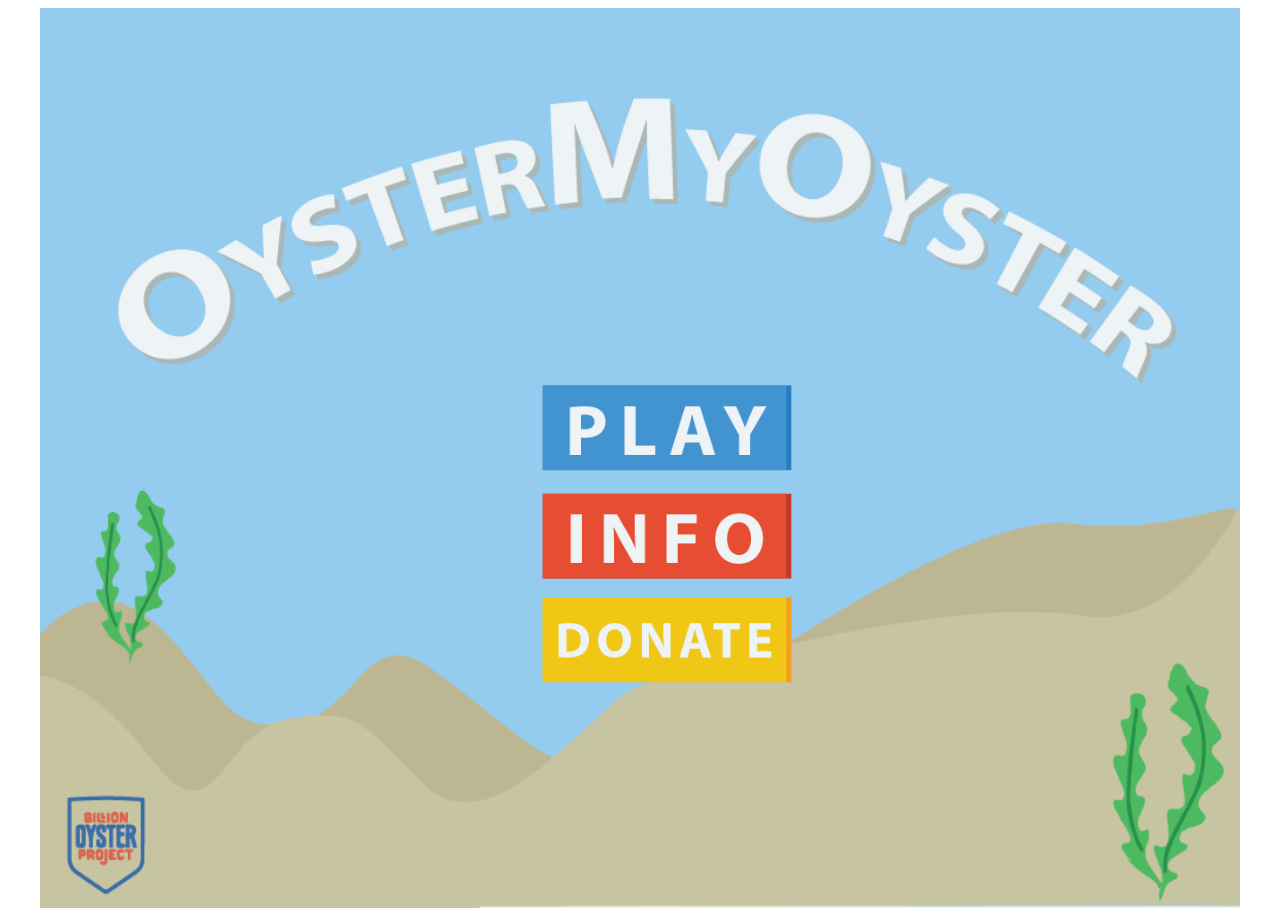
<file: index.html>
<html>
<head>
	<embed 
<embed src="music/300.mp3" autostart="true" loop="true"
width="2" height="0">
</embed>
	<link type="text/css" rel="stylesheet" href="index.css" />
<title>Main Game</title>
</head>
<body>
	
	<div id="background">
		<a href="Picture1.html" ><img id="button1" src="INFO.png">
		<a href="oystergame.html" ><img id= "button2"src="PLAY.png"></a>
		<a href="donations.html" ><img id="button3" src="DONATE.png"></a>
	</div>

	
	<!-- <div id="button1">
		
	</div>
	<div id="button2">
		
	</div> -->


	
</body>

</html>


<!--
	<img src="pic_mountain.jpg" alt="Mountain View" 
	style="width:304px;height:228px;">

	img src="pic_mountain.jpg" alt="Mountain View" 
	style="width:304px;height:228px;">

	img src="pic_mountain.jpg" alt="Mountain View" 
	style="width:304px;height:228px;">-->
</file>
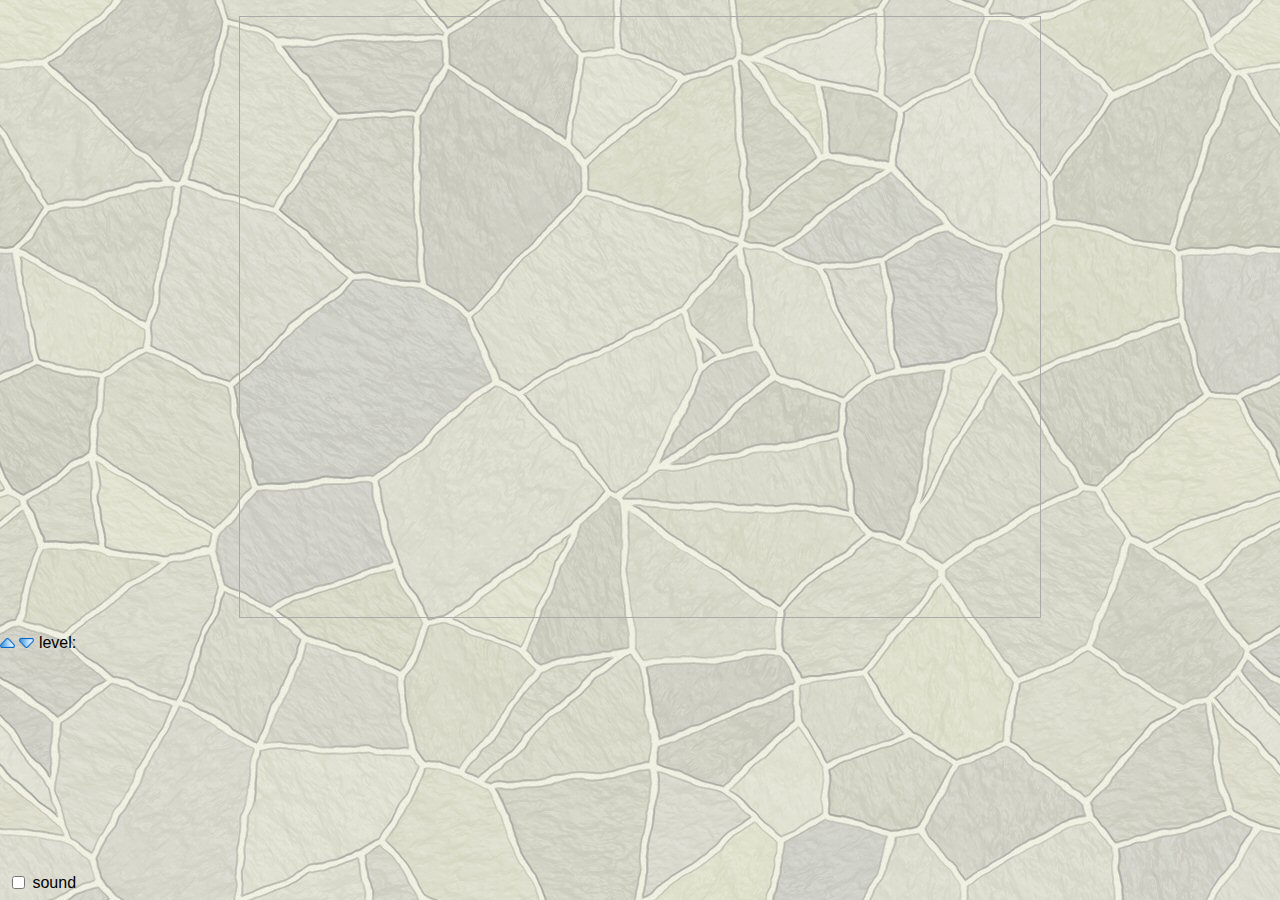
<file: javascript-breakout-master/index.html>
<!DOCTYPE html> 
<html>
<head>
  <title>Javascript Breakout</title>
  <meta http-equiv="Content-Type" content="text/html; charset=utf-8"/>
  <meta name="viewport" content="width=device-width", initial-scale=1.0, user-scalable="no"/>
  <link href="breakout.css" media="screen, print" rel="stylesheet" type="text/css" /> 
</head> 
 
<body>

  <div id="breakout">
    <canvas id="canvas">
      <!--<div class='unsupported'>--> //Why get rid of this?
      </div>
    </canvas>
    <div id="levels">
      <img id="next" class="disabled" src="images/up.png"   title="next level">
      <img id="prev" class="disabled" src="images/down.png" title="previous level">
      <span id="label">level:</span><span id="level"></span>
    </div>
    <div id="controls">
      <input id='sound' type='checkbox' />
      <label for='sound'>sound</label>
    </div>
    <div id="instructions" style='display:none;'>
      <div class='keyboard'>
        <b>space</b> to start<br>

        <b>left/right</b> to move paddle<br>
        <!--<b>up/down</b> to change level-->
        <b>space</b>start<br>


      </div>
     <!-- <div class='touch'>
        <b>touch here</b> to start<br>
        <b>drag</b> paddle to move<br>
      </div>-->
    </div>
  </div>

  <script src="game.js"></script>
  <script src="breakout.js"></script>
  <script src="levels.js"></script>
  <script>
  Game.ready(function() {
    var game = Game.start('canvas', Breakout);
  });
  </script>

</body> 
</html>
</file>
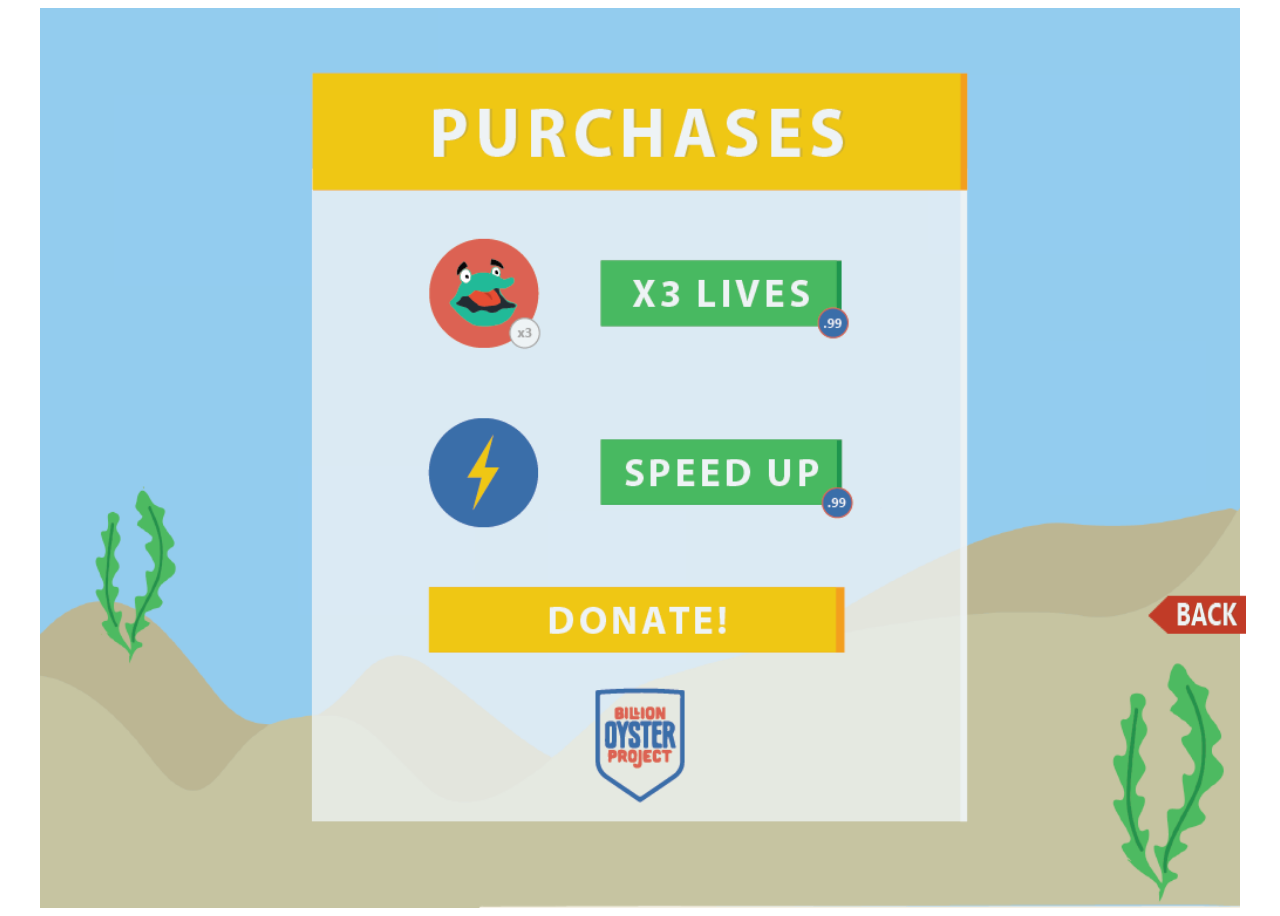
<file: donations.html>
<!DOCTYPE html> 
<html>
<head>
	<link rel="stylesheet" type="text/css" href="donations.css">
	<title>Please Donate!</title>
</head>
<body>
	<div class="donate">
		<a href="index.html"><img src="back.png" class="back" id="backslide2"></a>
		
	</div>
</body>
</html>
</file>
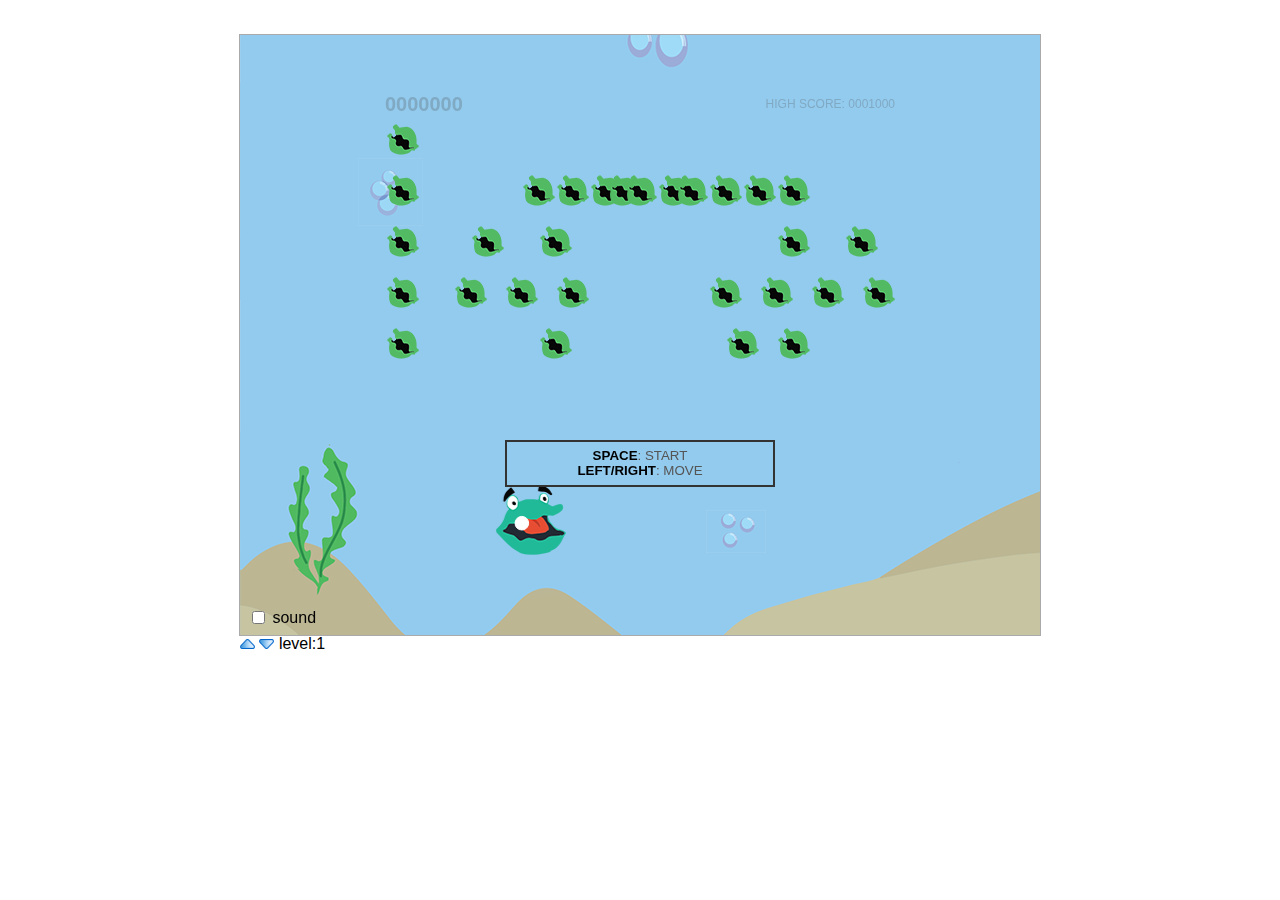
<file: oystergame.html>
<!DOCTYPE html> 
<html>
<head>
  
    <embed 
<embed src="music/SubwaySurfer.mp3" autostart="true" loop="true"
width="2" height="0">
</embed>


 



  <title>OMO</title>


  <meta http-equiv="Content-Type" content="text/html; charset=utf-8"/>
  <meta name="viewport" content="width=device-width", initial-scale=1.0, user-scalable="no"/>
  <link href="breakout.css" media="screen, print" rel="stylesheet" type="text/css" /> 
</head> 
 
<body> 


  <div id="breakout">
 

    <canvas id="canvas">
    </canvas>


    <div id="levels">
      <img id="next" class="disabled" src="images/up.png"   title="next level">
      <img id="prev" class="disabled" src="images/down.png" title="previous level">
      <span id="label">level:</span><span id="level"></span>
    </div>


    <div id="controls">
      <input id='sound' type='checkbox' />
      <label for='sound'>sound</label>
    </div>


    <div id="instructions" style='display:none;'>
      <div class='keyboard'>
        <b>SPACE</b>: START<br>
        <b>LEFT/RIGHT</b>: MOVE<br>
      </div>


    </div>
  </div>





  <script src="game.js"></script>
  <script src="breakout.js"></script>
  <script src="levels.js"></script>
  <script>

  Game.ready(function() {
    var game = Game.start('canvas', Breakout);
  });
  </script>
</body> 
</html>
</file>
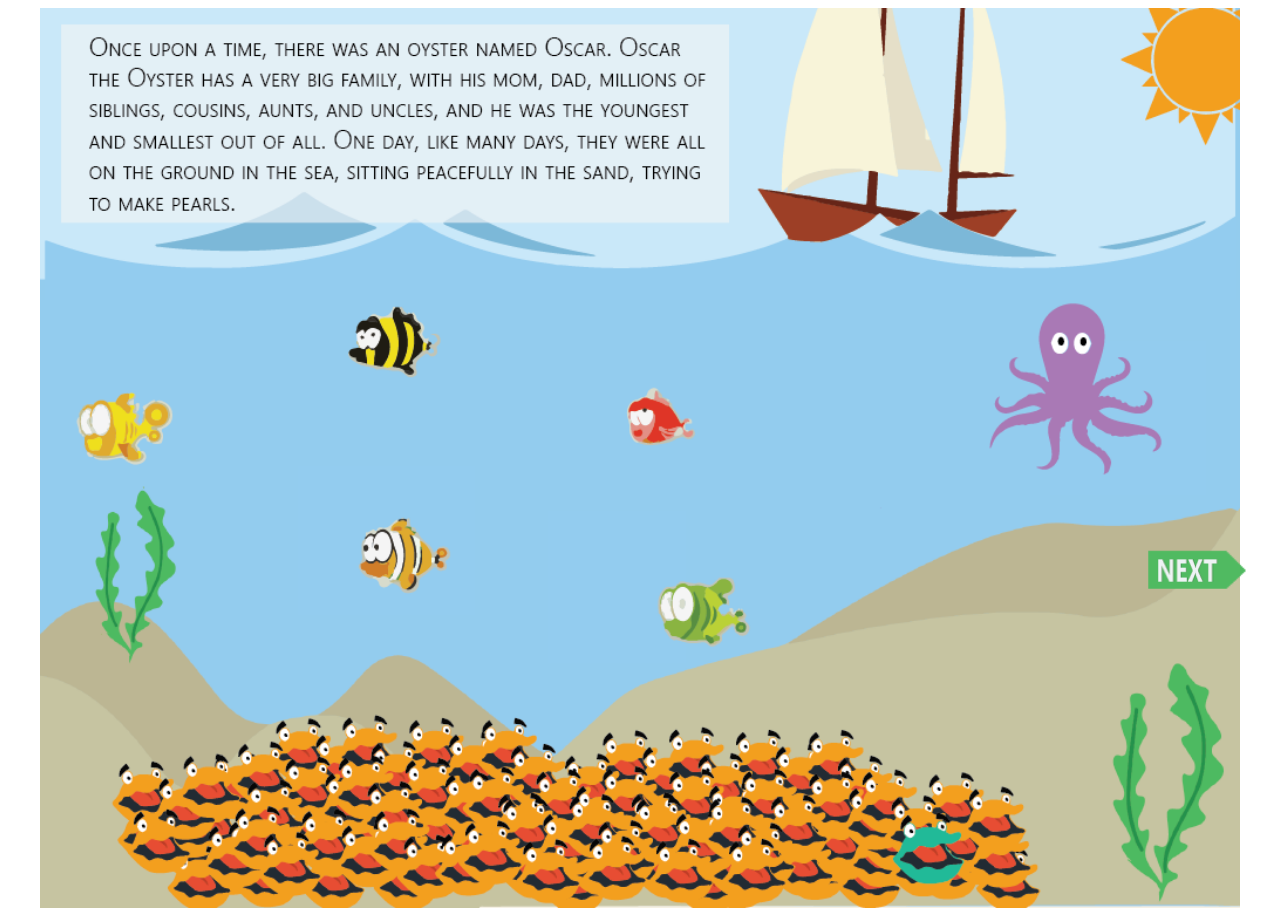
<file: Picture1.html>
<!DOCTYPE html> 
<html>
<head>
	<link rel="stylesheet" type="text/css" href="Picture1.css">
	<title>Oscar's Story Page 1</title>
</head>
<body>
	<div class="bg">
		
			<a href="Picture2.html"><img src="arrow.png" class="next"></a>
		
	</div>
</body>
</html>
</file>
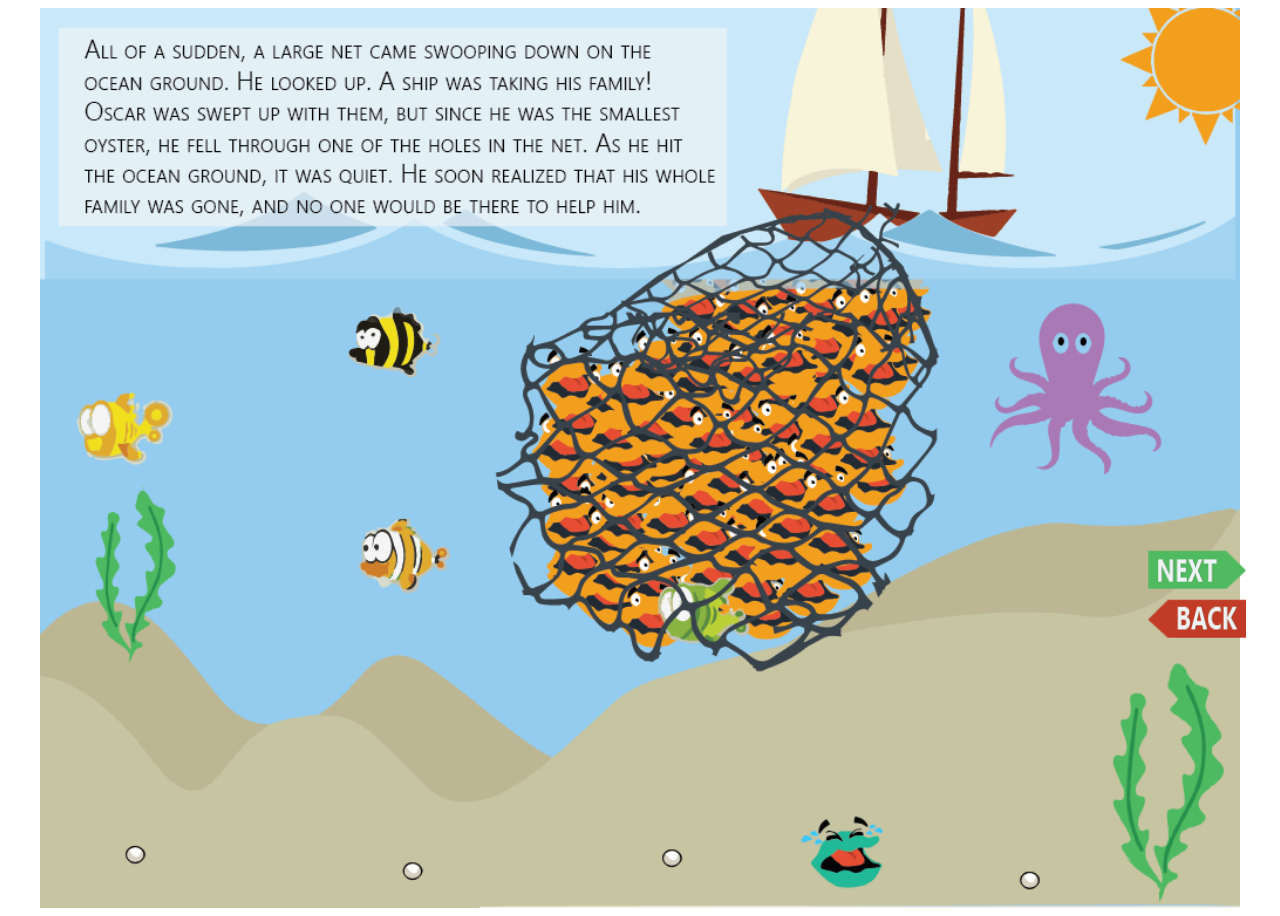
<file: Picture2.html>
<!DOCTYPE html> 
<html>
<head>
	<link rel="stylesheet" type="text/css" href="Picture1.css">
	<title>Oscar's Story Page 2</title>
</head>
<body>
	<div class="bg2">
		
			<a href="Picture3.html"><img src="arrow.png" class="next"></a>
			<a href="Picture1.html"><img src="back.png" class="back" id="backslide2"></a>
		
	</div>
</body>
</html>
</file>
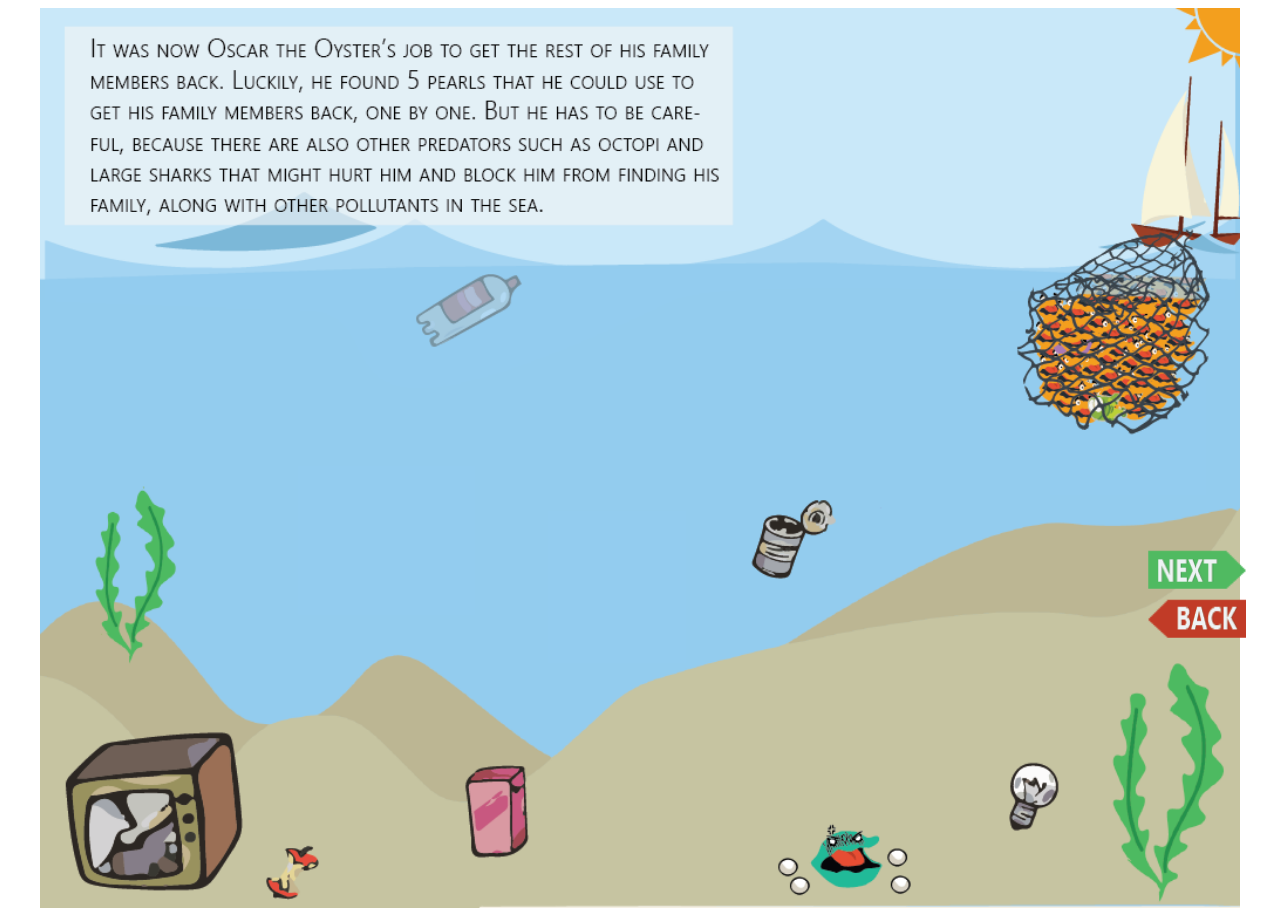
<file: Picture3.html>
<!DOCTYPE html> 
<html>
<head>
	<link rel="stylesheet" type="text/css" href="Picture1.css">
	<title>Oscar's Story Page 3</title>
</head>
<body>
	<div class="bg3">
		<a href="oystergame.html"><img src="arrow.png" class="next"></a>
		<a href="Picture2.html"><img src="back.png" class="back" id="backslide2"></a>
		
	</div>
</body>
</html>
</file>
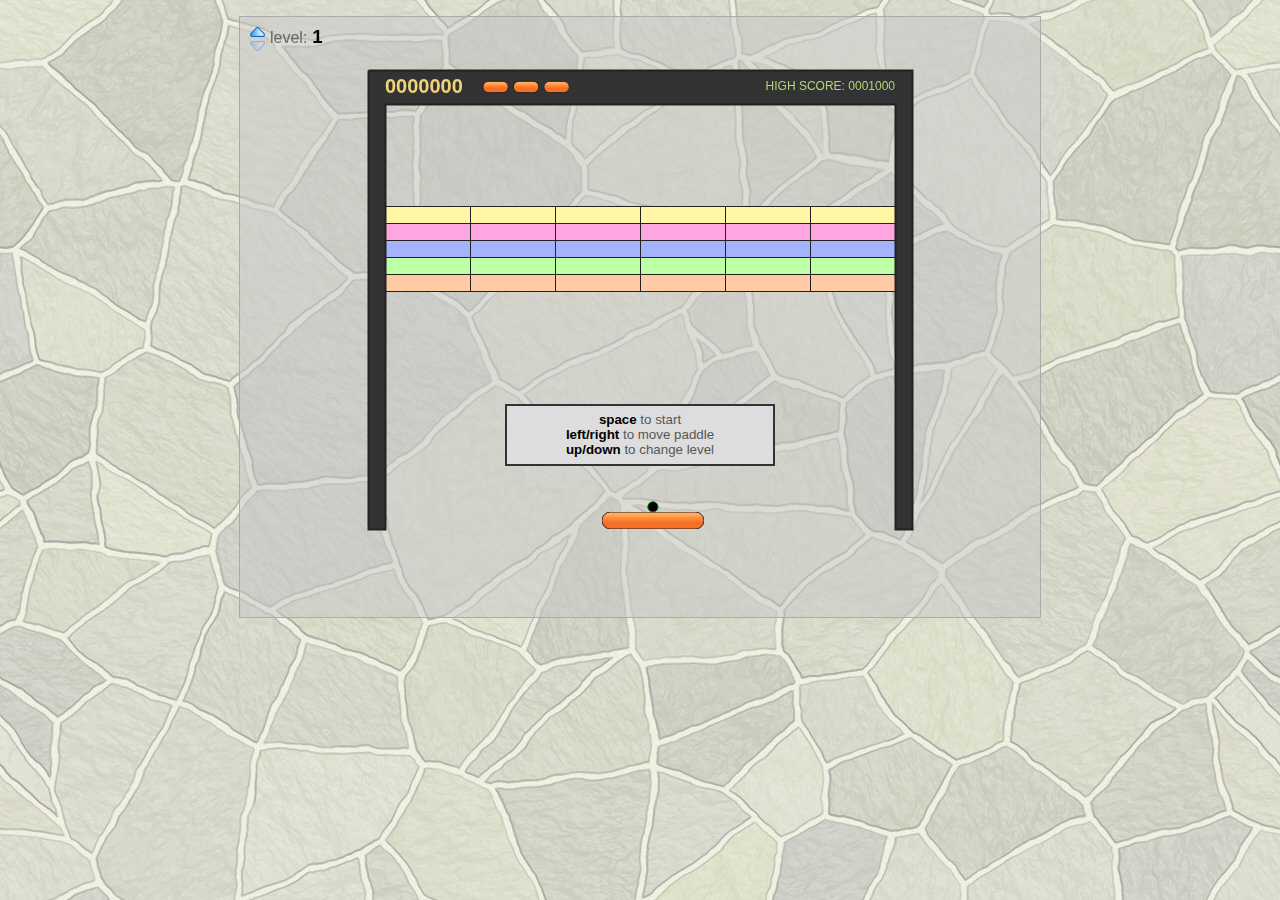
<file: packaged/breakout_for_chrome/breakout.html>
<!DOCTYPE html> 
<html>
<head>
  <title>Javascript Breakout</title>
  <meta http-equiv="Content-Type" content="text/html; charset=utf-8"/>
  <meta name="viewport" content="width=device-width", initial-scale=1.0, user-scalable="no"/>
  <link href="breakout.css" media="screen, print" rel="stylesheet" type="text/css" /> 
</head> 
 
<body> 


  <div id="breakout">
    <canvas id="canvas">
      <div class='unsupported'>
        Sorry, this example cannot be run because your browser does not support the &lt;canvas&gt; element
      </div>
    </canvas>
    <div id="levels">
      <img id="next" class="disabled" src="images/up.png"   title="next level">
      <img id="prev" class="disabled" src="images/down.png" title="previous level">
      <span id="label">level:</span><span id="level"></span>
    </div>
    <div id="controls">
      <input id='sound' type='checkbox' />
      <label for='sound'>sound</label>
    </div>
    <div id="instructions" style='display:none;'>
      <div class='keyboard'>
        <b>space</b> to start<br>
        <b>left/right</b> to move paddle<br>
        <b>up/down</b> to change level
      </div>
      <div class='touch'>
        <b>touch here</b> to start<br>
        <b>drag</b> paddle to move<br>
      </div>
    </div>
  </div>

  <script src="game.js"></script>
  <script src="breakout.js"></script>
  <script src="levels.js"></script>
  <script>
  Game.ready(function() {
    var game = Game.start('canvas', Breakout);
  });
  </script>

</body> 
</html>
</file>
<file: index.css>
#main
{
  position:absolute;
  margin: auto;
  border: solid black 2px;
  border-radius:25px;

}

#background{

  background-image: url("homebg.png");
 width:100%;
 height:100vh;

 background-size:contain;
background-position: center;
background-repeat: no-repeat;


}



#button1{
	width:20%;
height:10%;
left:42%;
top:50%;
position: absolute;
transform: translateX(-50%);
transform:translateY(45%);


}
#button2{
	width:20%;
height:10%;
left:42%;
top:50%;
position: absolute;
transform: translateX(-50%);
transform:translateY(-75%);

}
#button3
{
width:20%;
height:10%;
left:42%;
top:50%;
position: absolute;
transform: translateX(-50%);
transform:translateY(160%);


}
</file>
<file: javascript-breakout-master/breakout.css>
/*******************************/
/* global document body styles */
/*******************************/

body {
        font: 12pt Arial, Helvetica, sans-serif;
     padding: 0;
      margin: 0;
  background: url(images/paving.jpg);
}

/**************************/
/* unique id-based styles */
/**************************/

#breakout {
  position: relative;
}

#canvas {
  -webkit-transform: translateZ(0); /* force hardware acceleration in chrome */
}

/*#levels {
     position: absolute;
         left: 10px;
          top: 10px;
        color: #666;
  line-height: 20px;
}

#levels #next  { position: absolute;            }
#levels #prev  { position: absolute; top: 14px; }
#levels #label { padding-left: 20px; }
#levels #level { font-size: 14pt; padding-left: 5px; font-weight: bold; color: black; }

#levels img                 { cursor: pointer; }
#levels img.disabled        { opacity: 0.3; cursor: default; }
#levels img:active          { margin-top: 1px; margin-left: 1px; }
#levels img.disabled:active { margin-top: 0; margin-left: 0; }

#instructions {
  background:*#DDD ;
      border: 2px solid #333;
       color: #555;
     padding: 0.5em 1em;
 white-space: nowrap;
  text-align: center;
       width: 18em;
      margin: 0 auto;
    position: relative;
         top: -16em;
}*/
#instructions b { color: black; }

#instructions       .keyboard { display: block; }
#instructions       .touch    { display: none;  }
#instructions.touch .keyboard { display: none;  }
#instructions.touch .touch    { display: block; }

#controls {
  position: absolute;
    bottom: 0.5em;
      left: 0.5em;
}
#controls input,
#controls label { vertical-align: middle; }

/********************************/
/* re-usable class-based styles */
/********************************/

.unsupported {
            border: 1px solid yellow;
             color: black;
  background-image: #FFFFAD;;
           padding: 2em;
            margin: 5em;
           display: inline-block;
}

/*****************************/
/* @media query based layout */
/*****************************/

@media screen and (min-width: 0px) {
  #breakout     { display: block; width: 640px; height: 480px; margin: 1em auto; border: 1px solid #AAA; }
  #canvas       { display: block; width: 640px; height: 480px; }
  #instructions { font-size: 8pt; }
}

@media screen and (min-width: 1200px) {
  #breakout     { width: 800px; height: 600px; }
  #canvas       { width: 800px; height: 600px; }
  #instructions { font-size: 10pt; }
}

@media screen and (min-width: 1600px) {
  #breakout     { width: 1024px; height: 768px; }
  #canvas       { width: 1024px; height: 768px; }
  #instructions { font-size: 11pt; }
}
</file>
<file: donations.css>
.donate{

  background-image: url("DONATIONS.png");
 width:100%;
 height:100vh;

 background-size:contain;
background-position: center;
background-repeat: no-repeat;
}
.back {
	position:relative;
	margin-left:90%;
	margin-top:65vh;
	width:8%;
	height:5%;
	transform: translateX(-250);
}

/*#backslide2 {
	position:relative;
	margin-left:90%;
	margin-top:0vh;
	width:8%;
	height:5%;
	transform: translateX(50);
}
*/
</file>
<file: breakout.css>
/*******************************/
/* global document body styles */
/*******************************/

body {
        font: 12pt Arial, Helvetica, sans-serif;
     padding: 0;
      margin: 0;
      
/*  background: url(images/paving.jpg);
*/}

/**************************/
/* unique id-based styles */
/**************************/

#breakout {
  position: relative;
}

#canvas {
  -webkit-transform: translateZ(0); /* force hardware acceleration in chrome */
}

/*#levels {
     position: absolute;
         left: 10px;
          top: 10px;
        color: #666;
  line-height: 20px;
}

#levels #next  { position: absolute;            }
#levels #prev  { position: absolute; top: 14px; }
#levels #label { padding-left: 20px; }
#levels #level { font-size: 14pt; padding-left: 5px; font-weight: bold; color: black; }

#levels img                 { cursor: pointer; }
#levels img.disabled        { opacity: 0.3; cursor: default; }
#levels img:active          { margin-top: 1px; margin-left: 1px; }
#levels img.disabled:active { margin-top: 0; margin-left: 0; }*/

#instructions {
  background:*#DDD ;
      border: 2px solid #333;
       color: #555;
     padding: 0.5em 1em;
 white-space: nowrap;
  text-align: center;
       width: 18em;
      margin: 0 auto;
    position: relative;
         top: -16em;
}
#instructions b { color: black; }

#instructions       .keyboard { display: block; }
#instructions       .touch    { display: none;  }
#instructions.touch .keyboard { display: none;  }
#instructions.touch .touch    { display: block; }

#controls {
  position: absolute;
    bottom: 0.5em;
      left: 0.5em;
}
#controls input,
#controls label { vertical-align: middle; }

/********************************/
/* re-usable class-based styles */
/********************************/
/*
.unsupported {
            border: 1px solid yellow;
             color: black;
  background-image: #FFFFAD;;
           padding: 2em;
            margin: 5em;
           display: inline-block;
}*/

/*****************************/
/* @media query based layout */
/*****************************/

@media screen and (min-width: 0px) {
  #breakout     { display: block; width: 640px; height: 480px; margin: 1em auto; border: 1px solid #AAA; }
  #canvas       { display: block; width: 640px; height: 480px; }
  #instructions { font-size: 8pt; }
}

@media screen and (min-width: 1200px) {
  #breakout     { width: 800px; height: 600px; }
  #canvas       { width: 800px; height: 600px; }
  #instructions { font-size: 10pt; }
}

@media screen and (min-width: 1600px) {
  #breakout     { width: 1024px; height: 768px; }
  #canvas       { width: 1024px; height: 768px; }
  #instructions { font-size: 11pt; }
}
</file>
<file: Picture1.css>
.mainpic {
	margin:auto;
	position:absolute;
	margin:auto;
	overflow:hidden;
}

.next {
	position:relative;
	margin-left:90%;
	margin-top:60vh;
	width:8%;
	height:5%;
	transform: translateX(50);
}

.bg {
	/*border:5px solid black;
	margin:auto;
	max-width:849px;*/
	background:url("one.png");
	/*width:100%;
	height:100vh;
	background-size:contain;
	background-repeat: no-repeat;
	background-position:center;*/
	width:100%;
 	height:100vh;

 	background-size:contain;
	background-position: center;
	background-repeat: no-repeat;
}

.bg2 {
	/*border:5px solid black;
	margin:auto;
	max-width:849px;*/
	background:url("two.png");
	/*width:100%;
	height:100vh;
	background-size:contain;
	background-repeat: no-repeat;
	background-position:center;*/
	width:100%;
	height:100vh;
	background-size:contain;
	background-position: center;
	background-repeat: no-repeat;
}

.bg3 {
	/*border:5px solid black;
	margin:auto;
	max-width:849px;*/
	background:url("three.png");
	/*width:100%;
	height:100vh;
	background-size:contain;
	background-repeat: no-repeat;
	background-position:center;*/
	width:100%;
 	height:100vh;
 	background-size:contain;
	background-position: center;
	background-repeat: no-repeat;
}

.back {
	position:relative;
	margin-left:90%;
	margin-top:65vh;
	width:8%;
	height:5%;
	transform: translateX(50);
}

#backslide2 {
	position:relative;
	margin-left:90%;
	margin-top:0vh;
	width:8%;
	height:5%;
	transform: translateX(50);
}
</file>
<file: packaged/breakout_for_chrome/breakout.css>
/*******************************/
/* global document body styles */
/*******************************/

body {
        font: 12pt Arial, Helvetica, sans-serif;
     padding: 0;
      margin: 0;
  background: url(images/paving.jpg);
}

/**************************/
/* unique id-based styles */
/**************************/

#breakout {
  position: relative;
}

#canvas {
  -webkit-transform: translateZ(0); /* force hardware acceleration in chrome */
}

#levels {
     position: absolute;
         left: 10px;
          top: 10px;
        color: #666;
  line-height: 20px;
}

#levels #next  { position: absolute;            }
#levels #prev  { position: absolute; top: 14px; }
#levels #label { padding-left: 20px; }
#levels #level { font-size: 14pt; padding-left: 5px; font-weight: bold; color: black; }

#levels img                 { cursor: pointer; }
#levels img.disabled        { opacity: 0.3; cursor: default; }
#levels img:active          { margin-top: 1px; margin-left: 1px; }
#levels img.disabled:active { margin-top: 0; margin-left: 0; }

#instructions {
  background: #DDD;
      border: 2px solid #333;
       color: #555;
     padding: 0.5em 1em;
 white-space: nowrap;
  text-align: center;
       width: 18em;
      margin: 0 auto;
    position: relative;
         top: -16em;
}
#instructions b { color: black; }

#instructions       .keyboard { display: block; }
#instructions       .touch    { display: none;  }
#instructions.touch .keyboard { display: none;  }
#instructions.touch .touch    { display: block; }

#controls {
   display: none; /* sounds doesn't work in chrome app store, so hide controls */
  position: absolute;
    bottom: 0.5em;
      left: 0.5em;
}
#controls input,
#controls label { vertical-align: middle; }

/********************************/
/* re-usable class-based styles */
/********************************/

.unsupported {
            border: 1px solid yellow;
             color: black;
  background-color: #FFFFAD;
           padding: 2em;
            margin: 5em;
           display: inline-block;
}

/*****************************/
/* @media query based layout */
/*****************************/

@media screen and (min-width: 0px) {
  #breakout     { display: block; width: 640px; height: 480px; margin: 1em auto; border: 1px solid #AAA; }
  #canvas       { display: block; width: 640px; height: 480px; }
  #instructions { font-size: 8pt; }
}

@media screen and (min-width: 1200px) {
  #breakout     { width: 800px; height: 600px; }
  #canvas       { width: 800px; height: 600px; }
  #instructions { font-size: 10pt; }
}

@media screen and (min-width: 1600px) {
  #breakout     { width: 1024px; height: 768px; }
  #canvas       { width: 1024px; height: 768px; }
  #instructions { font-size: 11pt; }
}
</file>
